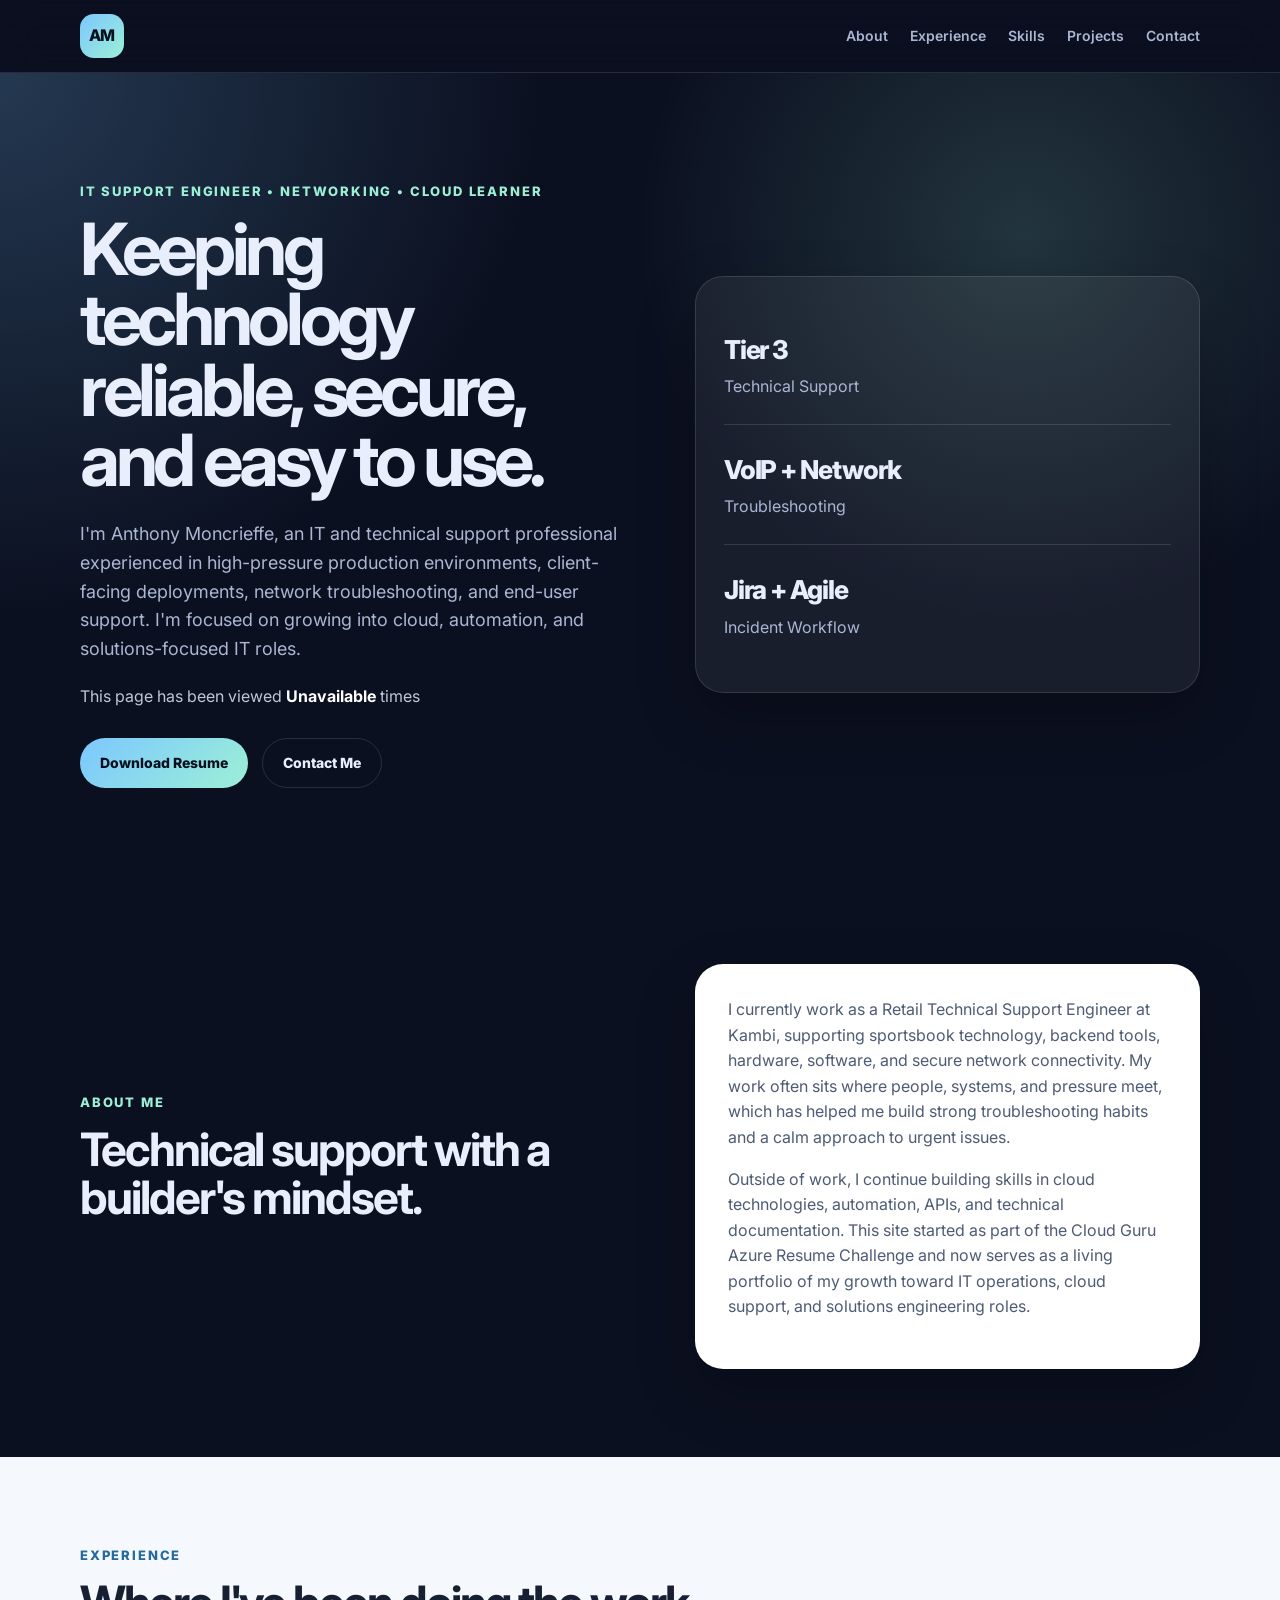
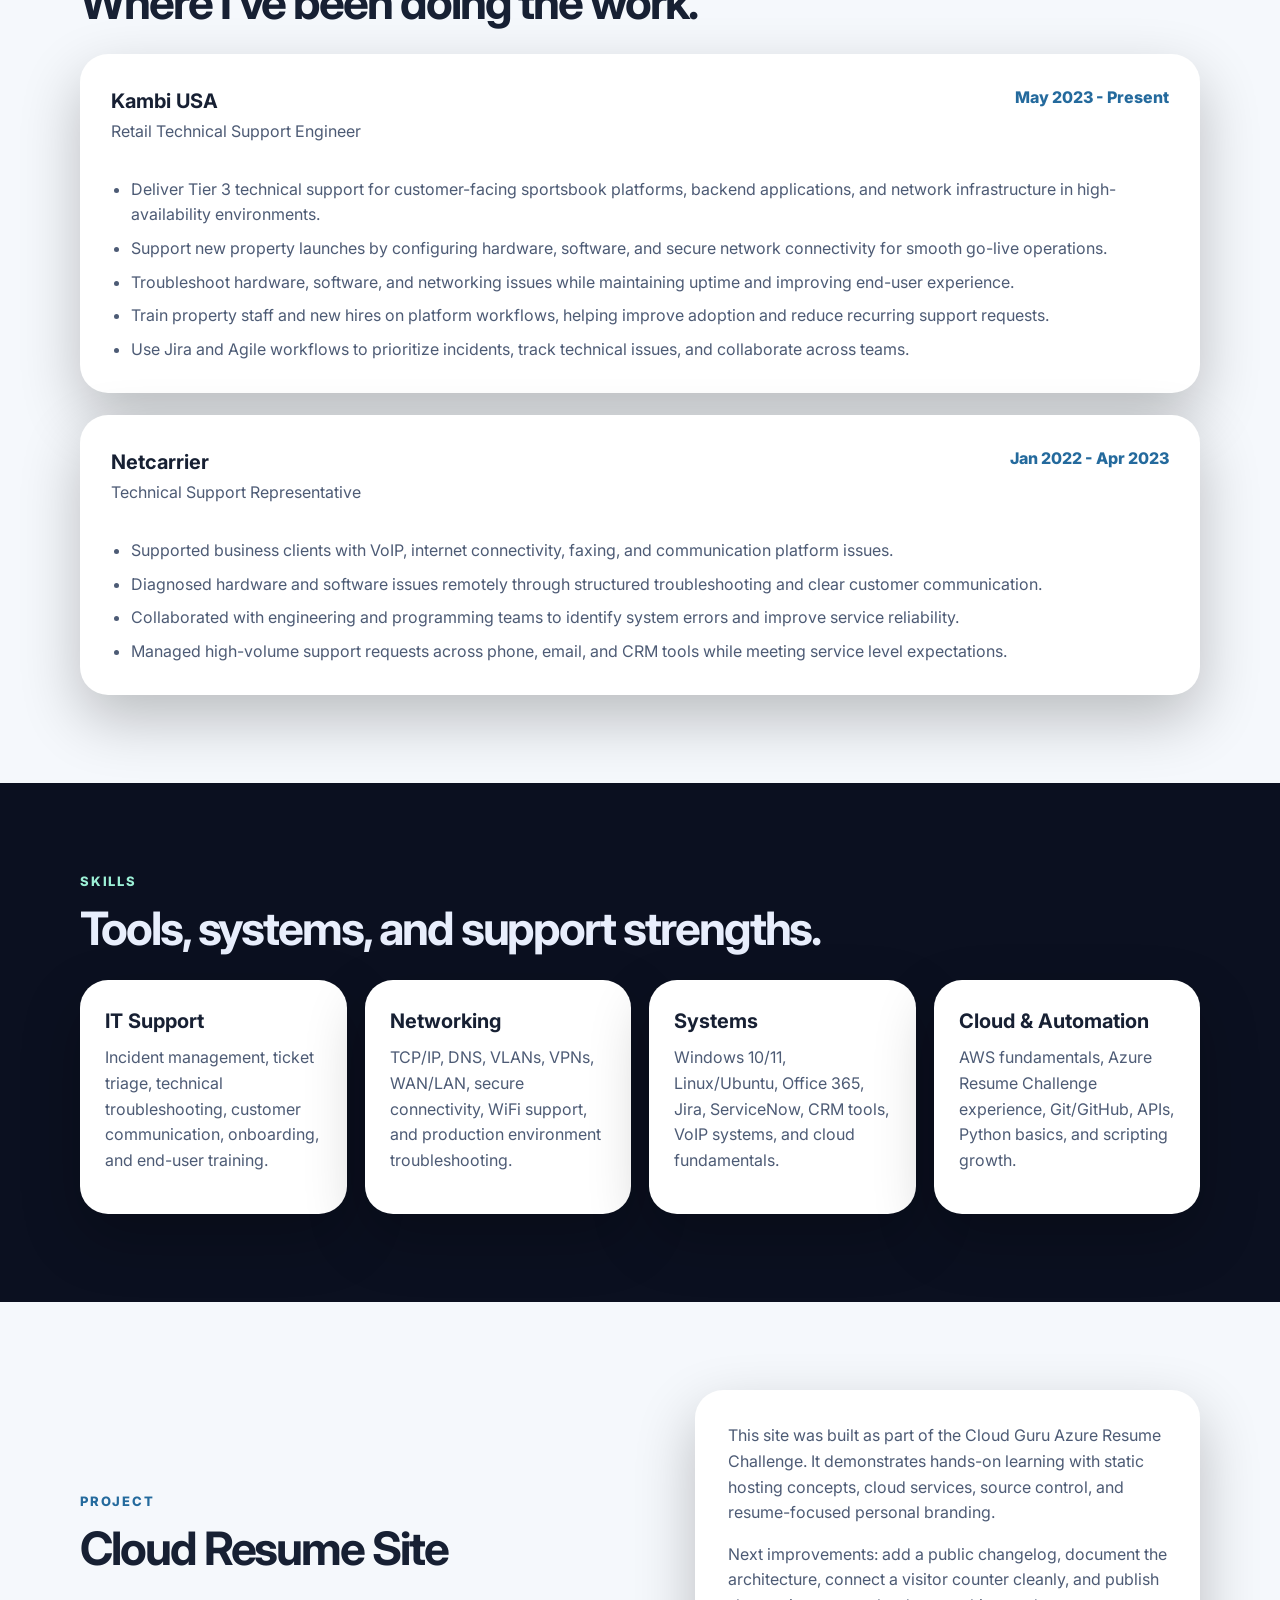
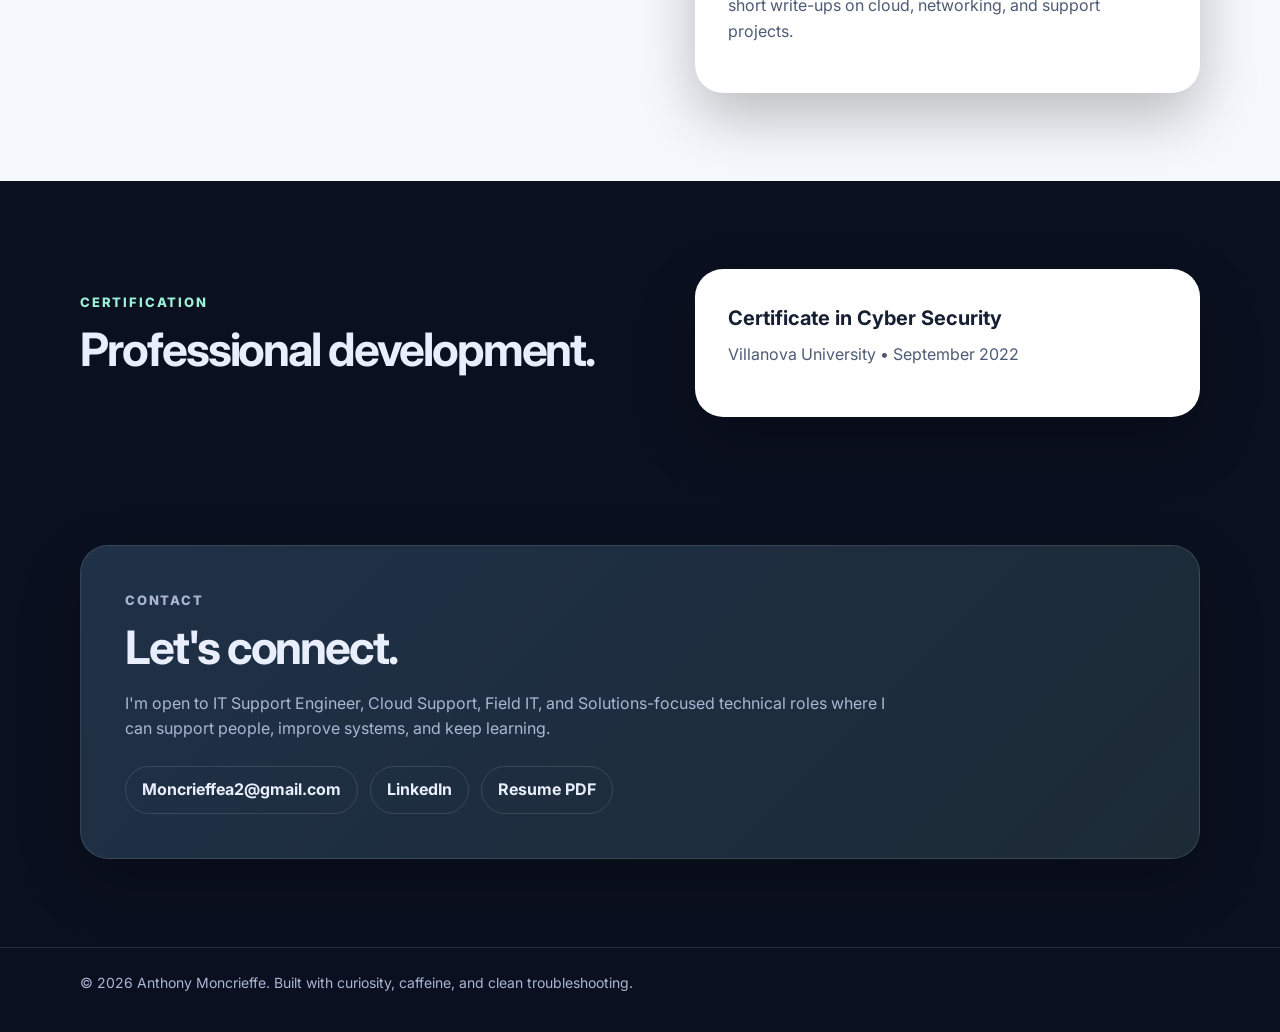
<file: index.html>
<!DOCTYPE html>
<html lang="en">
<head>
  <meta charset="UTF-8" />
  <meta name="viewport" content="width=device-width, initial-scale=1.0" />
  <meta name="description" content="Anthony Moncrieffe - IT Support Engineer focused on technical support, networking, cloud learning, automation, and customer-focused IT operations." />
  <title>Anthony Moncrieffe | IT Support Engineer</title>
  <link rel="preconnect" href="https://fonts.googleapis.com">
  <link rel="preconnect" href="https://fonts.gstatic.com" crossorigin>
  <link href="https://fonts.googleapis.com/css2?family=Inter:wght@400;500;600;700;800&display=swap" rel="stylesheet">
  <link rel="stylesheet" href="assets/styles.css" />
</head>
<body>
  <header class="site-header">
    <nav class="nav container" aria-label="Primary Navigation">
      <a class="logo" href="#top">AM</a>
      <div class="nav-links">
        <a href="#about">About</a>
        <a href="#experience">Experience</a>
        <a href="#skills">Skills</a>
        <a href="#projects">Projects</a>
        <a href="#contact">Contact</a>
      </div>
    </nav>
  </header>

  <main id="top">
    <section class="hero section">
      <div class="container hero-grid">
        <div class="hero-copy">
          <p class="eyebrow">IT Support Engineer • Networking • Cloud Learner</p>
          <h1>Keeping technology reliable, secure, and easy to use.</h1>
          <p class="hero-text">
            I'm Anthony Moncrieffe, an IT and technical support professional experienced in high-pressure production environments, client-facing deployments, network troubleshooting, and end-user support. I'm focused on growing into cloud, automation, and solutions-focused IT roles.
          </p>
          <p class="counter-text">
            This page has been viewed
            <span class="counter-number">Loading...</span> 
            times
          </p>
          <div class="hero-actions">
            <a class="button primary" href="assets/Anthony_Moncrieffe_Resume.pdf" target="_blank" rel="noopener">Download Resume</a>
            <a class="button secondary" href="#contact">Contact Me</a>
          </div>
        </div>
        <div class="hero-card" aria-label="Professional highlights">
          <div class="metric">
            <span>Tier 3</span>
            <p>Technical Support</p>
          </div>
          <div class="metric">
            <span>VoIP + Network</span>
            <p>Troubleshooting</p>
          </div>
          <div class="metric">
            <span>Jira + Agile</span>
            <p>Incident Workflow</p>
          </div>
        </div>
      </div>
    </section>

    <section id="about" class="section">
      <div class="container two-column">
        <div>
          <p class="eyebrow">About Me</p>
          <h2>Technical support with a builder's mindset.</h2>
        </div>
        <div class="content-card">
          <p>
            I currently work as a Retail Technical Support Engineer at Kambi, supporting sportsbook technology, backend tools, hardware, software, and secure network connectivity. My work often sits where people, systems, and pressure meet, which has helped me build strong troubleshooting habits and a calm approach to urgent issues.
          </p>
          <p>
            Outside of work, I continue building skills in cloud technologies, automation, APIs, and technical documentation. This site started as part of the Cloud Guru Azure Resume Challenge and now serves as a living portfolio of my growth toward IT operations, cloud support, and solutions engineering roles.
          </p>
        </div>
      </div>
    </section>

    <section id="experience" class="section alt">
      <div class="container">
        <p class="eyebrow">Experience</p>
        <h2>Where I've been doing the work.</h2>

        <div class="timeline">
          <article class="job-card">
            <div class="job-header">
              <div>
                <h3>Kambi USA</h3>
                <p>Retail Technical Support Engineer</p>
              </div>
              <span>May 2023 - Present</span>
            </div>
            <ul>
              <li>Deliver Tier 3 technical support for customer-facing sportsbook platforms, backend applications, and network infrastructure in high-availability environments.</li>
              <li>Support new property launches by configuring hardware, software, and secure network connectivity for smooth go-live operations.</li>
              <li>Troubleshoot hardware, software, and networking issues while maintaining uptime and improving end-user experience.</li>
              <li>Train property staff and new hires on platform workflows, helping improve adoption and reduce recurring support requests.</li>
              <li>Use Jira and Agile workflows to prioritize incidents, track technical issues, and collaborate across teams.</li>
            </ul>
          </article>

          <article class="job-card">
            <div class="job-header">
              <div>
                <h3>Netcarrier</h3>
                <p>Technical Support Representative</p>
              </div>
              <span>Jan 2022 - Apr 2023</span>
            </div>
            <ul>
              <li>Supported business clients with VoIP, internet connectivity, faxing, and communication platform issues.</li>
              <li>Diagnosed hardware and software issues remotely through structured troubleshooting and clear customer communication.</li>
              <li>Collaborated with engineering and programming teams to identify system errors and improve service reliability.</li>
              <li>Managed high-volume support requests across phone, email, and CRM tools while meeting service level expectations.</li>
            </ul>
          </article>
        </div>
      </div>
    </section>

    <section id="skills" class="section">
      <div class="container">
        <p class="eyebrow">Skills</p>
        <h2>Tools, systems, and support strengths.</h2>
        <div class="skills-grid">
          <div class="skill-card">
            <h3>IT Support</h3>
            <p>Incident management, ticket triage, technical troubleshooting, customer communication, onboarding, and end-user training.</p>
          </div>
          <div class="skill-card">
            <h3>Networking</h3>
            <p>TCP/IP, DNS, VLANs, VPNs, WAN/LAN, secure connectivity, WiFi support, and production environment troubleshooting.</p>
          </div>
          <div class="skill-card">
            <h3>Systems</h3>
            <p>Windows 10/11, Linux/Ubuntu, Office 365, Jira, ServiceNow, CRM tools, VoIP systems, and cloud fundamentals.</p>
          </div>
          <div class="skill-card">
            <h3>Cloud & Automation</h3>
            <p>AWS fundamentals, Azure Resume Challenge experience, Git/GitHub, APIs, Python basics, and scripting growth.</p>
          </div>
        </div>
      </div>
    </section>

    <section id="projects" class="section alt">
      <div class="container two-column">
        <div>
          <p class="eyebrow">Project</p>
          <h2>Cloud Resume Site</h2>
        </div>
        <div class="content-card">
          <p>
            This site was built as part of the Cloud Guru Azure Resume Challenge. It demonstrates hands-on learning with static hosting concepts, cloud services, source control, and resume-focused personal branding.
          </p>
          <p>
            Next improvements: add a public changelog, document the architecture, connect a visitor counter cleanly, and publish short write-ups on cloud, networking, and support projects.
          </p>
        </div>
      </div>
    </section>

    <section id="certifications" class="section">
      <div class="container two-column">
        <div>
          <p class="eyebrow">Certification</p>
          <h2>Professional development.</h2>
        </div>
        <div class="content-card">
          <h3>Certificate in Cyber Security</h3>
          <p>Villanova University • September 2022</p>
        </div>
      </div>
    </section>

    <section id="contact" class="section contact-section">
      <div class="container contact-card">
        <p class="eyebrow">Contact</p>
        <h2>Let's connect.</h2>
        <p>
          I'm open to IT Support Engineer, Cloud Support, Field IT, and Solutions-focused technical roles where I can support people, improve systems, and keep learning.
        </p>
        <div class="contact-links">
          <a href="mailto:Moncrieffea2@gmail.com">Moncrieffea2@gmail.com</a>
          <a href="https://www.linkedin.com/in/anthony-moncrieffe-872088135" target="_blank" rel="noopener">LinkedIn</a>
          <a href="assets/Anthony_Moncrieffe_Resume.pdf" target="_blank" rel="noopener">Resume PDF</a>
        </div>
      </div>
    </section>
  </main>

  <footer class="site-footer">
    <div class="container">
      <p>© <span id="year"></span> Anthony Moncrieffe. Built with curiosity, caffeine, and clean troubleshooting.</p>
    </div>
  </footer>

  <script src="assets/script.js"></script>
</body>
</html>
</file>
<file: assets/styles.css>
:root {
  --bg: #0b1020;
  --bg-soft: #11182b;
  --card: #ffffff;
  --text: #e8eefc;
  --muted: #aab6d3;
  --ink: #172033;
  --ink-soft: #4d5b75;
  --accent: #7cc7ff;
  --accent-2: #9cf0d6;
  --line: rgba(255,255,255,.12);
  --shadow: 0 24px 60px rgba(0, 0, 0, .24);
}

* {
  box-sizing: border-box;
}

html {
  scroll-behavior: smooth;
}

body {
  margin: 0;
  font-family: Inter, system-ui, -apple-system, BlinkMacSystemFont, "Segoe UI", sans-serif;
  background: var(--bg);
  color: var(--text);
  line-height: 1.6;
}

a {
  color: inherit;
  text-decoration: none;
}

.container {
  width: min(1120px, calc(100% - 40px));
  margin: 0 auto;
}

.site-header {
  position: sticky;
  top: 0;
  z-index: 10;
  background: rgba(11, 16, 32, .82);
  backdrop-filter: blur(18px);
  border-bottom: 1px solid var(--line);
}

.nav {
  display: flex;
  justify-content: space-between;
  align-items: center;
  min-height: 72px;
}

.logo {
  display: inline-grid;
  place-items: center;
  width: 44px;
  height: 44px;
  border-radius: 14px;
  background: linear-gradient(135deg, var(--accent), var(--accent-2));
  color: #07101f;
  font-weight: 800;
  letter-spacing: -.04em;
}

.nav-links {
  display: flex;
  gap: 22px;
  color: var(--muted);
  font-size: 14px;
  font-weight: 600;
}

.nav-links a:hover {
  color: var(--text);
}

.section {
  padding: 88px 0;
}

.hero {
  padding-top: 108px;
  background:
    radial-gradient(circle at top left, rgba(124, 199, 255, .22), transparent 36%),
    radial-gradient(circle at 80% 20%, rgba(156, 240, 214, .16), transparent 32%);
}

.hero-grid,
.two-column {
  display: grid;
  grid-template-columns: 1.05fr .95fr;
  gap: 56px;
  align-items: center;
}

.eyebrow {
  margin: 0 0 12px;
  color: var(--accent-2);
  font-size: 13px;
  font-weight: 800;
  text-transform: uppercase;
  letter-spacing: .14em;
}

h1,
h2,
h3,
p {
  margin-top: 0;
}

h1 {
  font-size: clamp(42px, 7vw, 72px);
  line-height: .98;
  letter-spacing: -.06em;
  max-width: 850px;
  margin-bottom: 24px;
}

h2 {
  font-size: clamp(30px, 4vw, 46px);
  line-height: 1.05;
  letter-spacing: -.045em;
  margin-bottom: 20px;
}

h3 {
  font-size: 20px;
  margin-bottom: 8px;
}

.hero-text {
  max-width: 720px;
  color: var(--muted);
  font-size: 18px;
}

.hero-actions {
  display: flex;
  flex-wrap: wrap;
  gap: 14px;
  margin-top: 28px;
}

.button {
  display: inline-flex;
  align-items: center;
  justify-content: center;
  border-radius: 999px;
  padding: 13px 20px;
  font-weight: 800;
  font-size: 14px;
  transition: transform .18s ease, opacity .18s ease;
}

.button:hover {
  transform: translateY(-2px);
}

.primary {
  background: linear-gradient(135deg, var(--accent), var(--accent-2));
  color: #07101f;
}

.secondary {
  border: 1px solid var(--line);
  color: var(--text);
}

.hero-card,
.content-card,
.job-card,
.skill-card,
.contact-card {
  border: 1px solid var(--line);
  border-radius: 28px;
  box-shadow: var(--shadow);
}

.hero-card {
  background: rgba(255,255,255,.06);
  padding: 28px;
}

.metric {
  padding: 24px 0;
  border-bottom: 1px solid var(--line);
}

.metric:last-child {
  border-bottom: 0;
}

.metric span {
  display: block;
  font-size: 26px;
  font-weight: 800;
  letter-spacing: -.04em;
}

.metric p {
  margin: 4px 0 0;
  color: var(--muted);
}

.content-card,
.job-card,
.skill-card {
  background: var(--card);
  color: var(--ink);
}

.content-card {
  padding: 32px;
}

.content-card p,
.skill-card p,
.job-card li,
.job-header p {
  color: var(--ink-soft);
}

.alt {
  background: #f5f8fc;
  color: var(--ink);
}

.alt .eyebrow {
  color: #246a9d;
}

.timeline {
  display: grid;
  gap: 22px;
  margin-top: 28px;
}

.job-card {
  padding: 30px;
}

.job-header {
  display: flex;
  justify-content: space-between;
  gap: 24px;
  margin-bottom: 14px;
}

.job-header h3 {
  margin-bottom: 2px;
}

.job-header span {
  color: #246a9d;
  font-weight: 800;
  white-space: nowrap;
}

ul {
  padding-left: 20px;
  margin-bottom: 0;
}

li + li {
  margin-top: 8px;
}

.skills-grid {
  display: grid;
  grid-template-columns: repeat(4, 1fr);
  gap: 18px;
  margin-top: 28px;
}

.skill-card {
  padding: 24px;
}

.contact-section {
  padding-top: 40px;
}

.contact-card {
  background: linear-gradient(135deg, rgba(124, 199, 255, .18), rgba(156, 240, 214, .12));
  padding: 44px;
}

.contact-card p {
  color: var(--muted);
  max-width: 760px;
}

.contact-links {
  display: flex;
  flex-wrap: wrap;
  gap: 12px;
  margin-top: 24px;
}

.contact-links a {
  border: 1px solid var(--line);
  border-radius: 999px;
  padding: 10px 16px;
  font-weight: 700;
}

.site-footer {
  border-top: 1px solid var(--line);
  padding: 24px 0;
  color: var(--muted);
  font-size: 14px;
}

@media (max-width: 900px) {
  .hero-grid,
  .two-column,
  .skills-grid {
    grid-template-columns: 1fr;
  }

  .nav-links {
    display: none;
  }

  .section {
    padding: 68px 0;
  }

  .hero {
    padding-top: 84px;
  }

  .job-header {
    flex-direction: column;
    gap: 4px;
  }
}

@media (max-width: 560px) {
  .container {
    width: min(100% - 28px, 1120px);
  }

  .content-card,
  .job-card,
  .skill-card,
  .contact-card,
  .hero-card {
    border-radius: 22px;
    padding: 22px;
  }

  h1 {
    font-size: 42px;
  }
}

.counter-text {
  margin-top: 20px;
  font-size: 1rem;
  color: #bfc7d5;
}

.counter-number {
  color: #ffffff;
  font-weight: 700;
}
</file>
